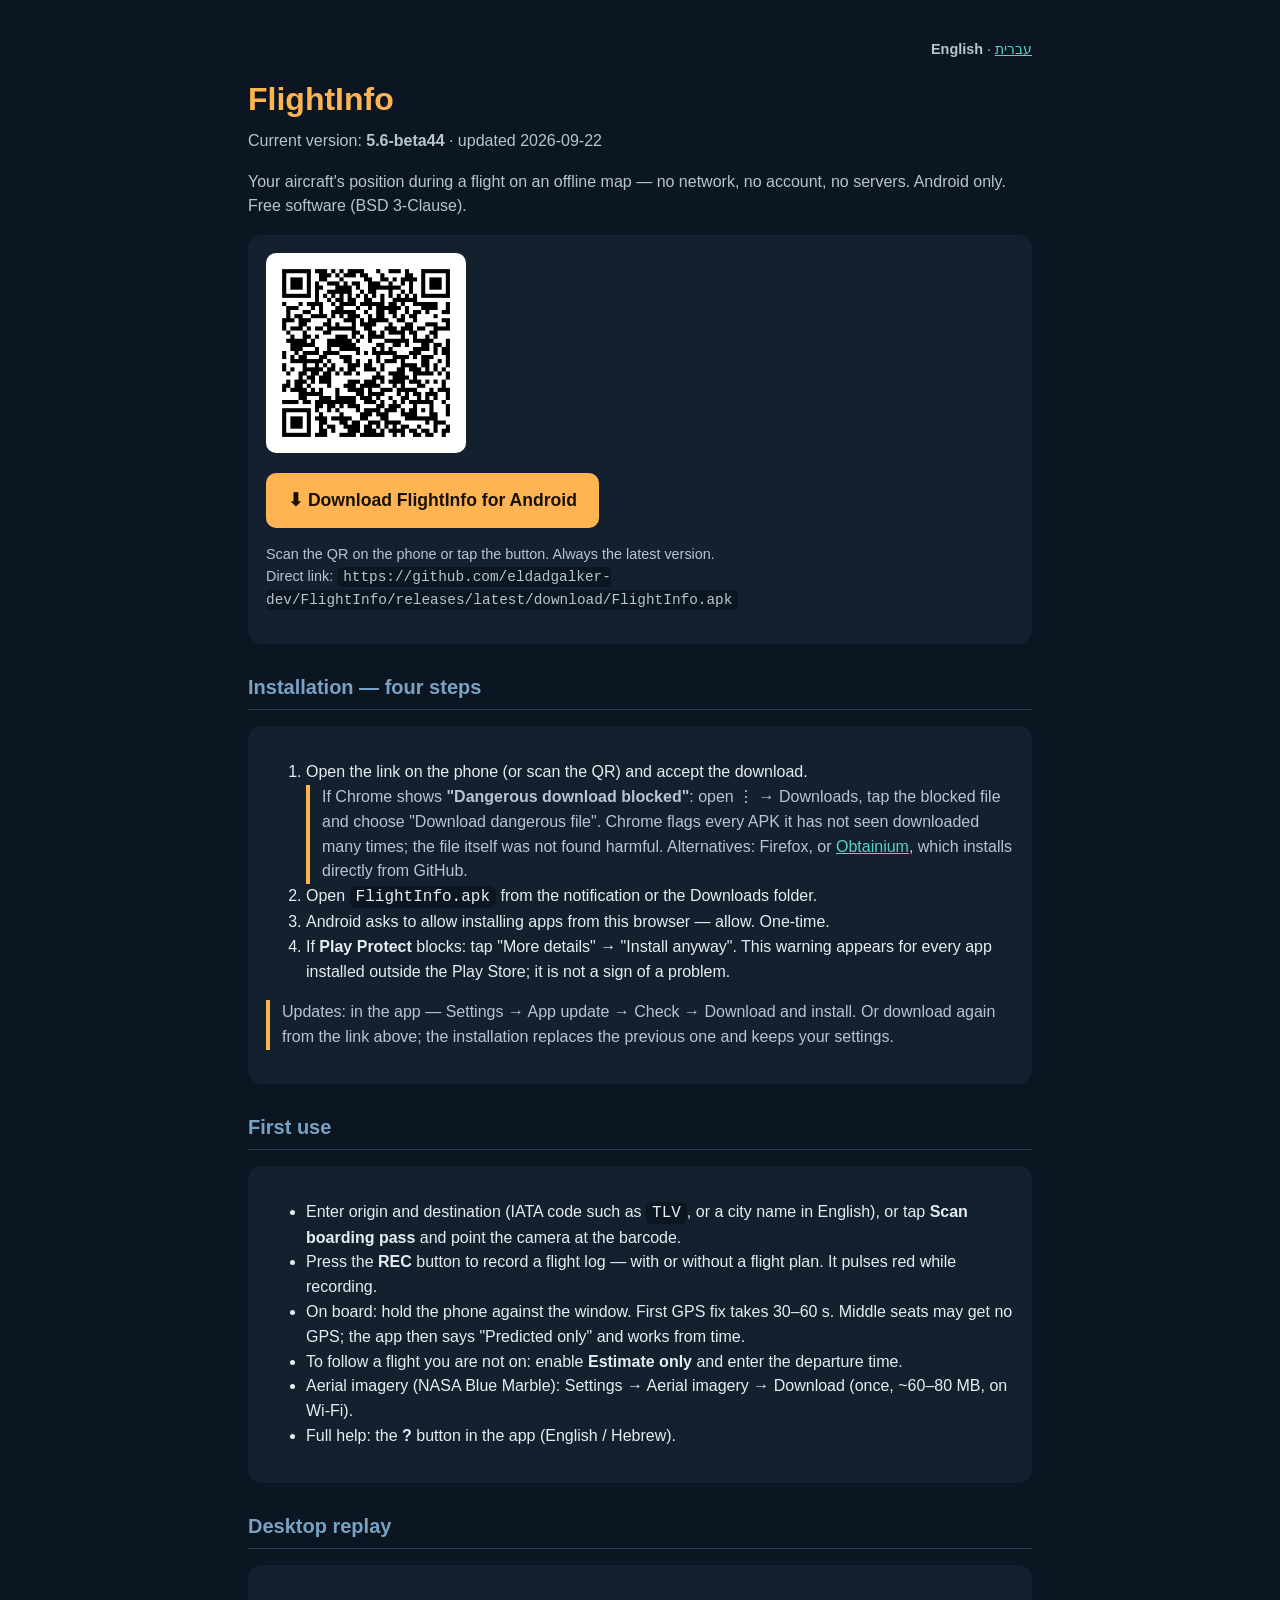
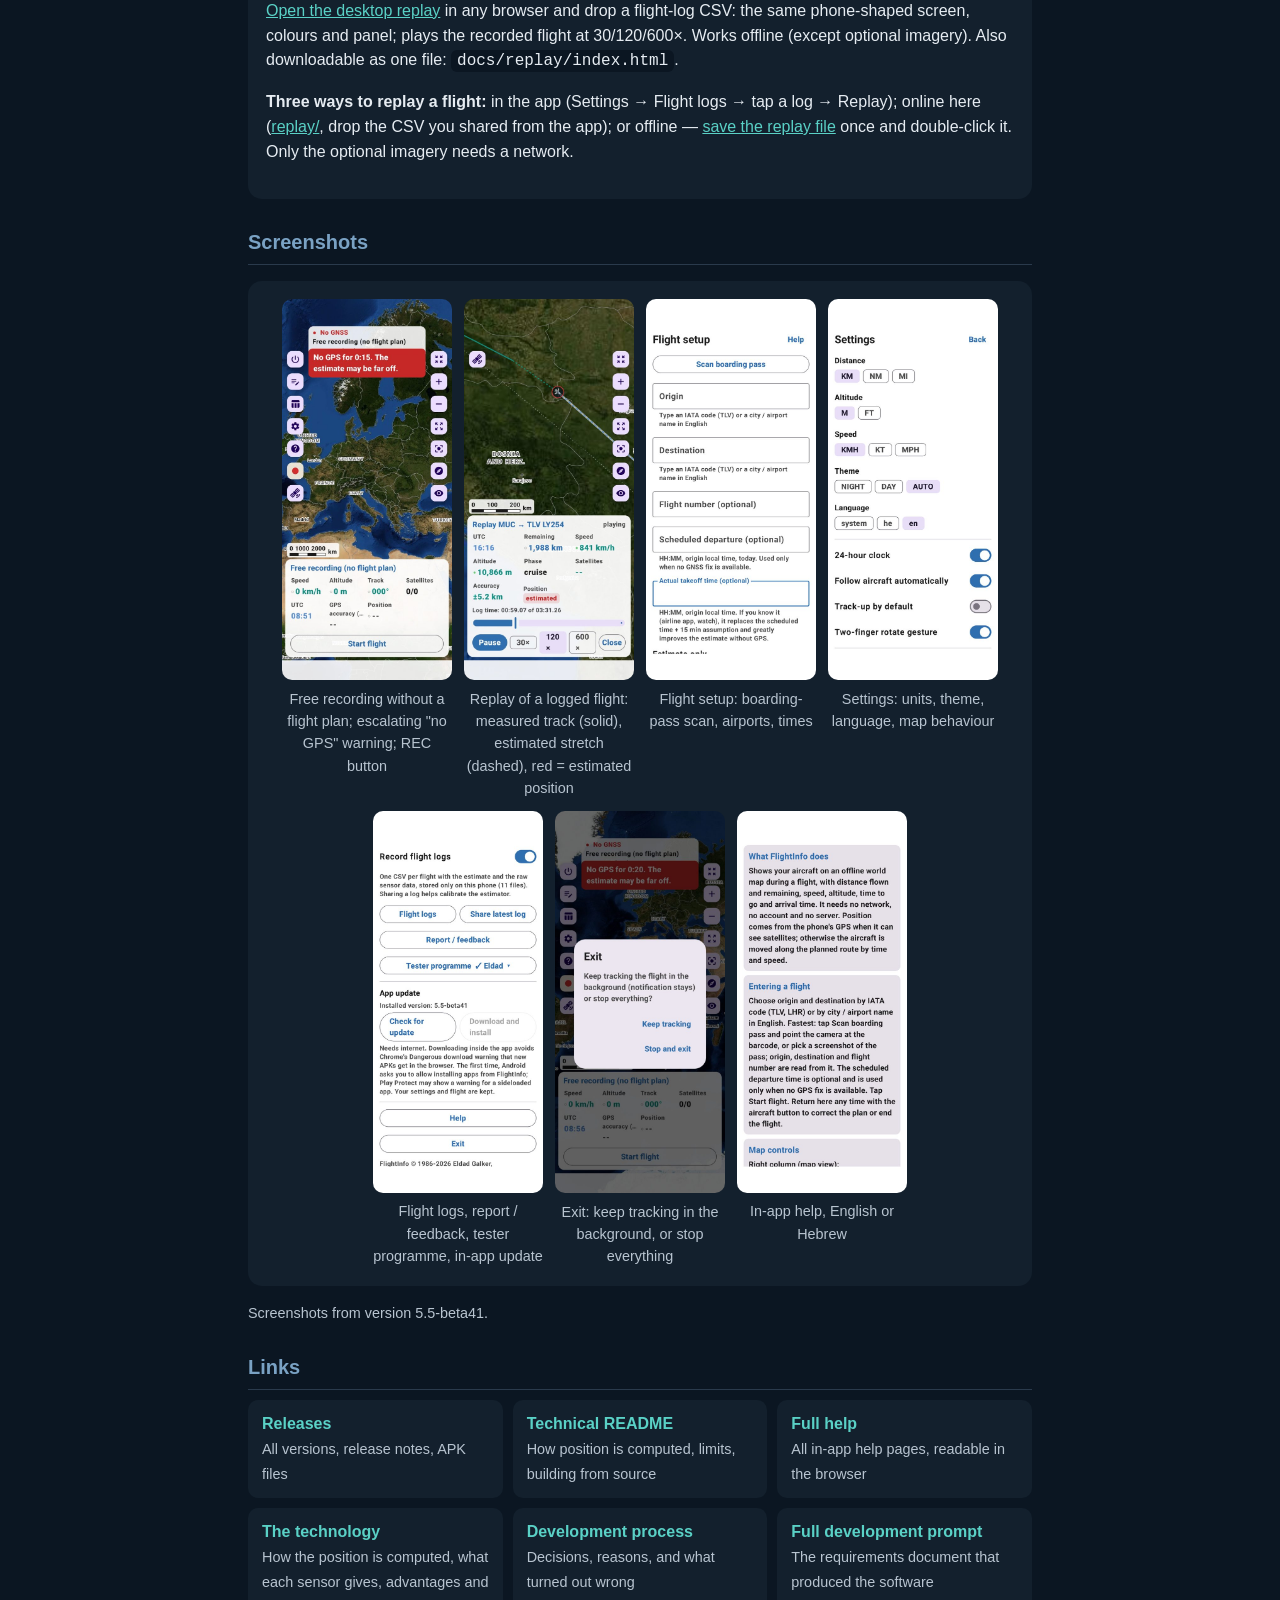
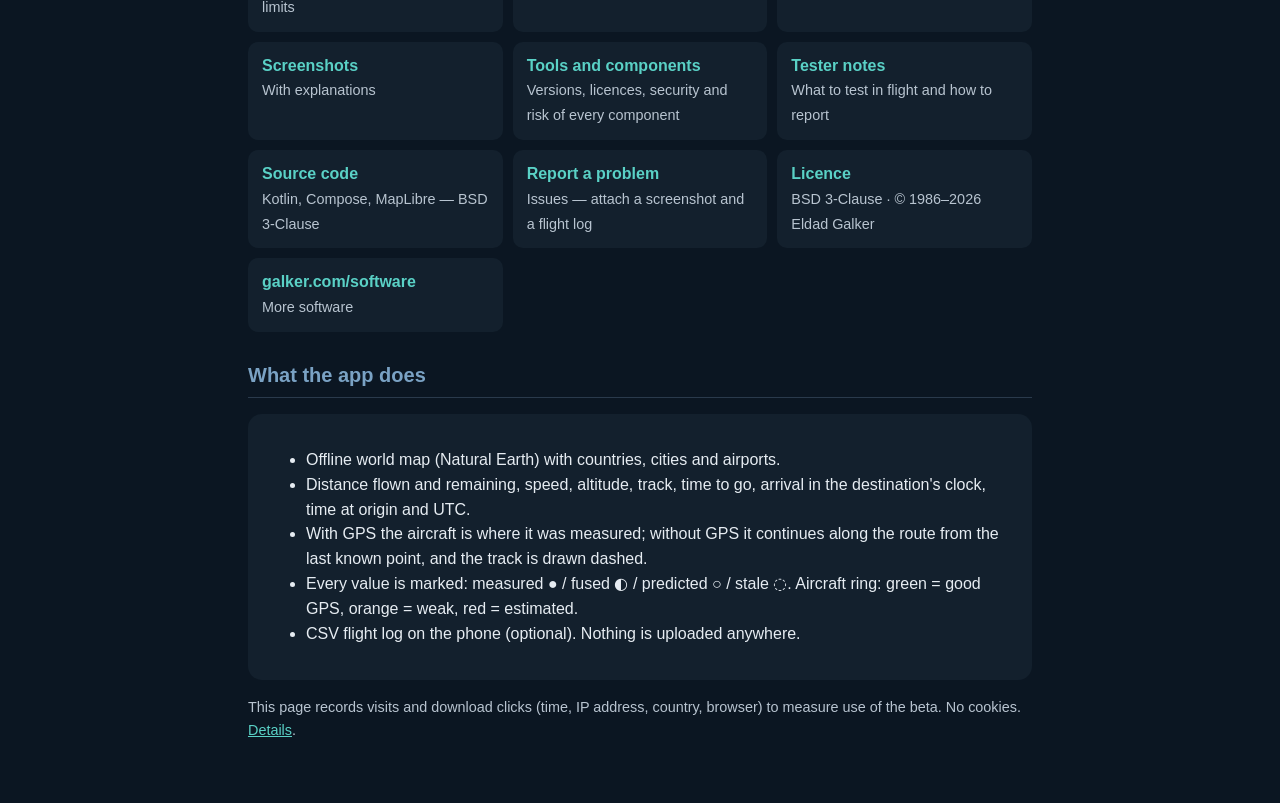
<file: docs/index.html>
<!DOCTYPE html>
<!--
  Copyright (c) 1986-2026 Eldad Galker, eldad@galker.com, https://www.galker.com/software/
  This software is released under the BSD 3-Clause License.
  See the LICENSE.txt file in the project root for full license information.
  FlightInfo - installation page, English (GitHub Pages) - Version 2.0
-->
<html lang="en" dir="ltr">
<head>
<meta charset="utf-8">
<meta name="viewport" content="width=device-width, initial-scale=1">
<title>FlightInfo — Install</title>
<style>
  :root { --bg:#0b1622; --card:#13202d; --text:#e6ecf2; --muted:#b8c4d0; --accent:#ffb454; --blue:#7aa2c4; --teal:#5ad1c6; }
  * { box-sizing: border-box; }
  body { margin:0; background:var(--bg); color:var(--text); font-family: Arial, "Segoe UI", sans-serif; line-height:1.55; }
  main { max-width: 820px; margin: 0 auto; padding: 24px 18px 48px; }
  h1 { font-size: 2rem; margin: 0 0 4px; color: var(--accent); }
  h2 { font-size: 1.25rem; margin: 28px 0 10px; color: var(--blue); border-bottom: 1px solid #2a3a4c; padding-bottom: 6px; }
  .sub { color: var(--muted); margin-top: 0; }
  .card { background: var(--card); border-radius: 14px; padding: 18px; margin: 16px 0; }
  .install { display: flex; flex-wrap: wrap; gap: 20px; align-items: center; }
  .install img { width: 200px; height: 200px; background: #fff; padding: 8px; border-radius: 10px; }
  .btn { display: inline-block; background: var(--accent); color: #1a1200; font-weight: bold; text-decoration: none; padding: 14px 22px; border-radius: 10px; font-size: 1.1rem; }
  .small { font-size: .9rem; color: var(--muted); }
  code { font-family: Consolas, "Courier New", monospace; background:#0b1622; padding:2px 6px; border-radius:6px; }
  a { color: var(--teal); }
  .links { display: grid; grid-template-columns: repeat(auto-fill, minmax(230px, 1fr)); gap: 10px; }
  .links a { display:block; background:var(--card); border-radius:10px; padding:12px 14px; text-decoration:none; color:var(--text); }
  .links a b { display:block; color: var(--teal); } .links a span { font-size:.9rem; color: var(--muted); }
  .warn { border-left: 4px solid var(--accent); padding-left: 12px; color: var(--muted); }
  figure { margin:0; text-align:center; width:170px } figure img { width:170px; border-radius:10px }
</style>
</head>
<body data-telemetry="https://docs.google.com/forms/d/e/1FAIpQLSedhDUHKU3mijvE7jDNxPLhxEgxv1DAwdArCB3DCQBSNlCaIQ/formResponse" data-form-fields='{"event":"entry.872746858","ip":"entry.215031131","ua":"entry.457263504","page":"entry.1776076630","lang":"entry.45210554","screen":"entry.1604885498","tz":"entry.174076257","platform":"entry.664016302","referer":"entry.1613511447"}'>
<main>
  <p class="small" style="text-align:right"><b>English</b> · <a href="index.he.html">עברית</a></p>
  <h1>FlightInfo</h1>
  <p class="sub" id="version-line">Current version: <b>5.6-beta44</b> · updated 2026-09-22</p>
  <p class="sub">Your aircraft's position during a flight on an offline map — no network, no account, no servers. Android only. Free software (BSD 3-Clause).</p>

  <div class="card install">
    <img src="qr-install.png" alt="QR to download FlightInfo">
    <div>
      <a class="btn" href="https://github.com/eldadgalker-dev/FlightInfo/releases/latest/download/FlightInfo.apk">⬇ Download FlightInfo for Android</a>
      <p class="small">Scan the QR on the phone or tap the button. Always the latest version.<br>
      Direct link: <code>https://github.com/eldadgalker-dev/FlightInfo/releases/latest/download/FlightInfo.apk</code></p>
    </div>
  </div>

  <h2>Installation — four steps</h2>
  <div class="card">
    <ol>
      <li>Open the link on the phone (or scan the QR) and accept the download.
          <div class="warn">If Chrome shows <b>"Dangerous download blocked"</b>: open ⋮ → Downloads, tap the blocked file and choose "Download dangerous file". Chrome flags every APK it has not seen downloaded many times; the file itself was not found harmful. Alternatives: Firefox, or <a href="https://github.com/ImranR98/Obtainium">Obtainium</a>, which installs directly from GitHub.</div></li>
      <li>Open <code>FlightInfo.apk</code> from the notification or the Downloads folder.</li>
      <li>Android asks to allow installing apps from this browser — allow. One-time.</li>
      <li>If <b>Play Protect</b> blocks: tap "More details" → "Install anyway". This warning appears for every app installed outside the Play Store; it is not a sign of a problem.</li>
    </ol>
    <p class="warn">Updates: in the app — Settings → App update → Check → Download and install. Or download again from the link above; the installation replaces the previous one and keeps your settings.</p>
  </div>

  <h2>First use</h2>
  <div class="card">
    <ul>
      <li>Enter origin and destination (IATA code such as <code>TLV</code>, or a city name in English), or tap <b>Scan boarding pass</b> and point the camera at the barcode.</li>
      <li>Press the <b>REC</b> button to record a flight log — with or without a flight plan. It pulses red while recording.</li>
      <li>On board: hold the phone against the window. First GPS fix takes 30–60 s. Middle seats may get no GPS; the app then says "Predicted only" and works from time.</li>
      <li>To follow a flight you are not on: enable <b>Estimate only</b> and enter the departure time.</li>
      <li>Aerial imagery (NASA Blue Marble): Settings → Aerial imagery → Download (once, ~60–80 MB, on Wi-Fi).</li>
      <li>Full help: the <b>?</b> button in the app (English / Hebrew).</li>
    </ul>
  </div>

  <h2>Desktop replay</h2>
  <div class="card">
    <p><a href="replay/">Open the desktop replay</a> in any browser and drop a flight-log CSV: the same phone-shaped screen, colours and panel; plays the recorded flight at 30/120/600×. Works offline (except optional imagery). Also downloadable as one file: <code>docs/replay/index.html</code>.</p>
      <p><b>Three ways to replay a flight:</b> in the app (Settings → Flight logs → tap a log → Replay); online here (<a href="replay/">replay/</a>, drop the CSV you shared from the app); or offline — <a href="replay/index.html" download="FlightInfo-Desktop-Replay.html">save the replay file</a> once and double-click it. Only the optional imagery needs a network.</p>
  </div>

  <h2>Screenshots</h2>
    <div class="card" style="display:flex;flex-wrap:wrap;gap:12px;justify-content:center">
    <figure><img src="screenshots/01_free_recording.jpg" alt="Free recording"><figcaption class="small">Free recording without a flight plan; escalating "no GPS" warning; REC button</figcaption></figure>
    <figure><img src="screenshots/02_replay.jpg" alt="Replay"><figcaption class="small">Replay of a logged flight: measured track (solid), estimated stretch (dashed), red = estimated position</figcaption></figure>
    <figure><img src="screenshots/04_flight_setup.jpg" alt="Flight setup"><figcaption class="small">Flight setup: boarding-pass scan, airports, times</figcaption></figure>
    <figure><img src="screenshots/03_settings.jpg" alt="Settings"><figcaption class="small">Settings: units, theme, language, map behaviour</figcaption></figure>
    <figure><img src="screenshots/07_settings_logs_update.jpg" alt="Logs, feedback, update"><figcaption class="small">Flight logs, report / feedback, tester programme, in-app update</figcaption></figure>
    <figure><img src="screenshots/05_exit_dialog.jpg" alt="Exit"><figcaption class="small">Exit: keep tracking in the background, or stop everything</figcaption></figure>
    <figure><img src="screenshots/06_help.jpg" alt="Help"><figcaption class="small">In-app help, English or Hebrew</figcaption></figure>
  </div>
  <p class="small">Screenshots from version 5.5-beta41.</p>

  <h2>Links</h2>
  <div class="links">
    <a href="https://github.com/eldadgalker-dev/FlightInfo/releases/latest"><b>Releases</b><span>All versions, release notes, APK files</span></a>
    <a href="https://github.com/eldadgalker-dev/FlightInfo#readme"><b>Technical README</b><span>How position is computed, limits, building from source</span></a>
    <a href="https://github.com/eldadgalker-dev/FlightInfo/blob/main/docs/HELP.md"><b>Full help</b><span>All in-app help pages, readable in the browser</span></a>
    <a href="https://github.com/eldadgalker-dev/FlightInfo/blob/main/docs/TECHNOLOGY.md"><b>The technology</b><span>How the position is computed, what each sensor gives, advantages and limits</span></a>
    <a href="https://github.com/eldadgalker-dev/FlightInfo/blob/main/docs/DEVELOPMENT.md"><b>Development process</b><span>Decisions, reasons, and what turned out wrong</span></a>
    <a href="https://github.com/eldadgalker-dev/FlightInfo/blob/main/docs/PROMPT.md"><b>Full development prompt</b><span>The requirements document that produced the software</span></a>
    <a href="https://github.com/eldadgalker-dev/FlightInfo/blob/main/docs/SCREENSHOTS.md"><b>Screenshots</b><span>With explanations</span></a>
    <a href="https://github.com/eldadgalker-dev/FlightInfo/blob/main/TOOLS.md"><b>Tools and components</b><span>Versions, licences, security and risk of every component</span></a>
    <a href="https://github.com/eldadgalker-dev/FlightInfo/blob/main/BETA.md"><b>Tester notes</b><span>What to test in flight and how to report</span></a>
    <a href="https://github.com/eldadgalker-dev/FlightInfo"><b>Source code</b><span>Kotlin, Compose, MapLibre — BSD 3-Clause</span></a>
    <a href="https://github.com/eldadgalker-dev/FlightInfo/issues"><b>Report a problem</b><span>Issues — attach a screenshot and a flight log</span></a>
    <a href="https://github.com/eldadgalker-dev/FlightInfo/blob/main/LICENSE.txt"><b>Licence</b><span>BSD 3-Clause · © 1986–2026 Eldad Galker</span></a>
    <a href="https://www.galker.com/software/"><b>galker.com/software</b><span>More software</span></a>
  </div>

  <h2>What the app does</h2>
  <div class="card">
    <ul>
      <li>Offline world map (Natural Earth) with countries, cities and airports.</li>
      <li>Distance flown and remaining, speed, altitude, track, time to go, arrival in the destination's clock, time at origin and UTC.</li>
      <li>With GPS the aircraft is where it was measured; without GPS it continues along the route from the last known point, and the track is drawn dashed.</li>
      <li>Every value is marked: measured ● / fused ◐ / predicted ○ / stale ◌. Aircraft ring: green = good GPS, orange = weak, red = estimated.</li>
      <li>CSV flight log on the phone (optional). Nothing is uploaded anywhere.</li>
    </ul>
  </div>
  <p class="small" id="privacy-note">This page records visits and download clicks (time, IP address, country, browser) to measure use of the beta. No cookies. <a href="https://github.com/eldadgalker-dev/FlightInfo/blob/main/server/SERVER.md">Details</a>.</p>
</main>
<script>
// Usage beacons (page view, download click). Target set in data-telemetry: a Google Form ".../formResponse" URL
// (fields mapped in data-form-fields as JSON) or a Worker URL (server/SERVER.md). Empty = disabled.
(function () {
  var base = document.body.getAttribute("data-telemetry"); if (!base) return;
  var isForm = base.indexOf("docs.google.com/forms") >= 0;
  var fields = {}; try { fields = JSON.parse(document.body.getAttribute("data-form-fields") || "{}"); } catch (e) {}
  var ipPromise = fetch("https://api.ipify.org").then(function (r) { return r.text(); }).catch(function () { return ""; });
  function send(ev) {
    ipPromise.then(function (ip) {
      var data = { event: ev, page: location.pathname, ua: navigator.userAgent, lang: navigator.language,
        screen: screen.width + "x" + screen.height, tz: Intl.DateTimeFormat().resolvedOptions().timeZone, platform: navigator.platform, ip: ip, referer: document.referrer };
      try {
        if (isForm) {
          var body = new URLSearchParams(); Object.keys(fields).forEach(function (k) { if (data[k] !== undefined) body.append(fields[k], data[k]); });
          fetch(base, { method: "POST", mode: "no-cors", body: body });
        } else {
          navigator.sendBeacon(base.replace(/\/$/, "") + "/event", JSON.stringify(data));
        }
      } catch (e) {}
    });
  }
  send("page_view");
  document.querySelectorAll('a[href$="FlightInfo.apk"]').forEach(function (a) { a.addEventListener("click", function () { send("download_click"); }); });
})();
</script>
</body>
</html>
</file>
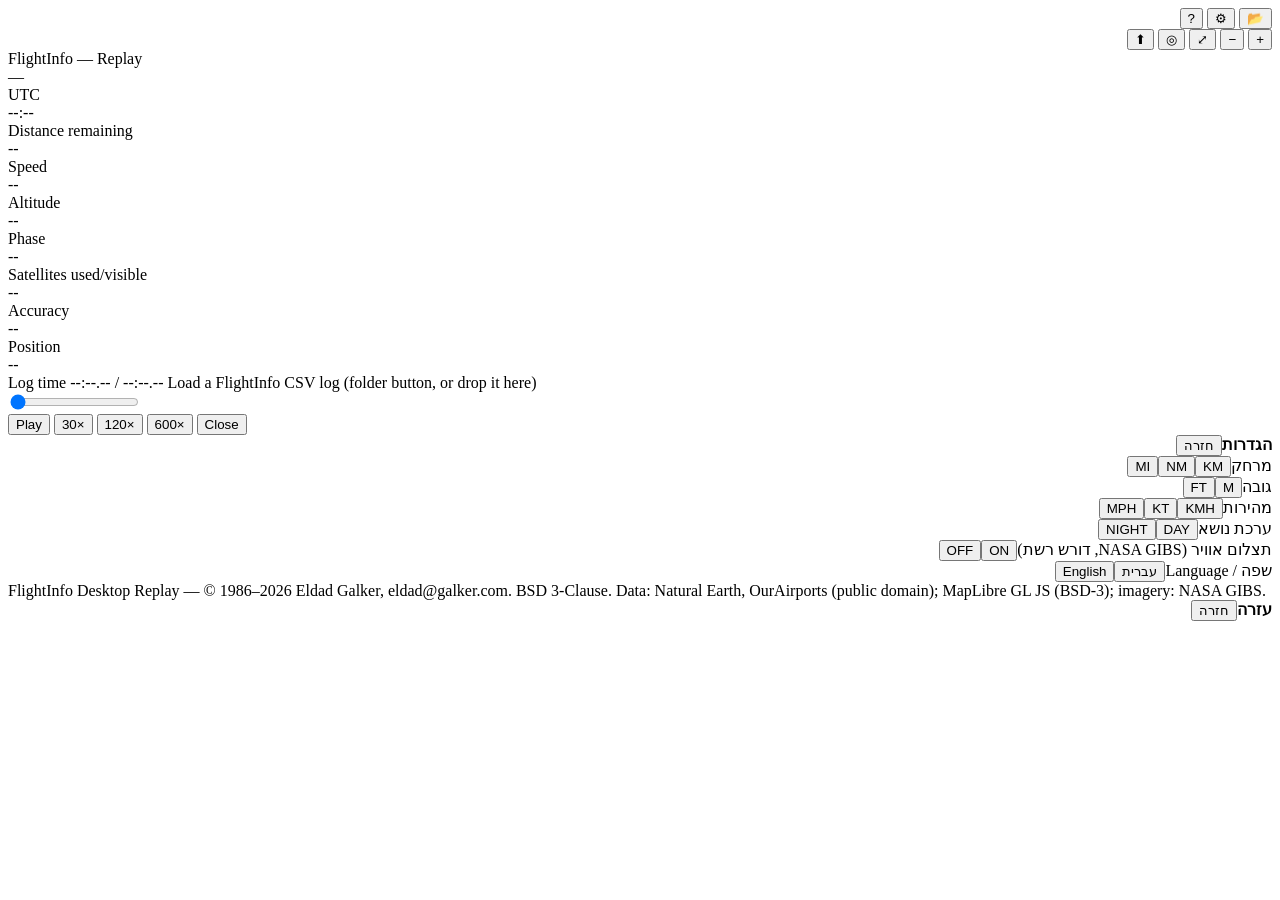
<file: desktop/src/index.html>
<!DOCTYPE html>
<!--
  Copyright (c) 1986-2026 Eldad Galker, eldad@galker.com, https://www.galker.com/software/
  This software is released under the BSD 3-Clause License.
  See the LICENSE.txt file in the project root for full license information.
  FlightInfo Desktop Replay - single-file build - Version 1.3
  Generated by tools/build_desktop.py from desktop/src/*. Do not edit the generated file.
-->
<html lang="he" dir="rtl">
<head>
<meta charset="utf-8">
<meta name="viewport" content="width=device-width, initial-scale=1">
<title>FlightInfo — Desktop Replay</title>
<style>/*__MAPLIBRE_CSS__*/</style>
<style>/*__APP_CSS__*/</style>
</head>
<body>
<div id="stage">
  <div id="phone">
    <div id="map"></div>

    <!-- Left column: app functions (as on the phone) -->
    <div class="col left">
      <button class="fab" id="btnOpen" title="פתח יומן / Open log">&#x1F4C2;</button>
      <button class="fab" id="btnSettings" title="הגדרות / Settings">&#x2699;</button>
      <button class="fab" id="btnHelp" title="עזרה / Help">?</button>
    </div>
    <!-- Right column: map view controls -->
    <div class="col right">
      <button class="fab" id="btnZoomIn">+</button>
      <button class="fab" id="btnZoomOut">&minus;</button>
      <button class="fab" id="btnFit" title="כל המסלול">&#x2922;</button>
      <button class="fab" id="btnCenter" title="מרכוז">&#x25CE;</button>
      <button class="fab" id="btnOrient" title="צפון / כיוון">&#x2B06;</button>
    </div>

    <div id="scalebar" class="scalebar" dir="ltr"></div>

    <!-- Bottom: replay panel (same content as the phone's replay panel) -->
    <div id="panel" class="panel" dir="ltr" lang="en">
      <div class="row between">
        <div id="title" class="title">FlightInfo &mdash; Replay</div>
        <div id="state" class="muted">—</div>
      </div>
      <div class="row values">
        <div class="lv"><div class="lbl">UTC</div><div class="val time" id="vTime">--:--</div></div>
        <div class="lv"><div class="lbl">Distance remaining</div><div class="val dist" id="vRemaining">--</div></div>
        <div class="lv"><div class="lbl">Speed</div><div class="val motion" id="vSpeed">--</div></div>
        <div class="lv"><div class="lbl">Altitude</div><div class="val motion" id="vAlt">--</div></div>
      </div>
      <div class="row values">
        <div class="lv"><div class="lbl">Phase</div><div class="val text" id="vPhase">--</div></div>
        <div class="lv"><div class="lbl">Satellites used/visible</div><div class="val motion" id="vSats">--</div></div>
        <div class="lv"><div class="lbl">Accuracy</div><div class="val motion" id="vAcc">--</div></div>
        <div class="lv"><div class="lbl">Position</div><div class="badge" id="vSrc">--</div></div>
      </div>
      <div class="row between small muted">
        <span><span class="lbl-inline">Log time</span> <span class="mono" id="vLog">--:--.-- / --:--.--</span></span>
        <span id="line3">Load a FlightInfo CSV log (folder button, or drop it here)</span>
      </div>
      <input type="range" id="seek" min="0" max="1000" value="0">
      <div class="row controls">
        <button class="btn primary" id="btnPlay">Play</button>
        <button class="chip" data-speed="30">30×</button>
        <button class="chip selected" data-speed="120">120×</button>
        <button class="chip" data-speed="600">600×</button>
        <button class="btn outline" id="btnClose">Close</button>
      </div>
    </div>

    <!-- Settings sheet -->
    <div id="settings" class="sheet hidden">
      <div class="row between"><b id="sTitle">הגדרות</b><button class="link" id="sClose">חזרה</button></div>
      <div class="opt"><span id="oDist">מרחק</span><span><button class="chip selected" data-du="KM">KM</button><button class="chip" data-du="NM">NM</button><button class="chip" data-du="MI">MI</button></span></div>
      <div class="opt"><span id="oAlt">גובה</span><span><button class="chip selected" data-au="M">M</button><button class="chip" data-au="FT">FT</button></span></div>
      <div class="opt"><span id="oSpeed">מהירות</span><span><button class="chip selected" data-su="KMH">KMH</button><button class="chip" data-su="KT">KT</button><button class="chip" data-su="MPH">MPH</button></span></div>
      <div class="opt"><span id="oTheme">ערכת נושא</span><span><button class="chip selected" data-theme="DAY">DAY</button><button class="chip" data-theme="NIGHT">NIGHT</button></span></div>
      <div class="opt"><span id="oAerial">תצלום אוויר (NASA GIBS, דורש רשת)</span><span><button class="chip" data-aerial="1">ON</button><button class="chip selected" data-aerial="0">OFF</button></span></div>
      <div class="opt"><span id="oLang">שפה / Language</span><span><button class="chip selected" data-lang="he">עברית</button><button class="chip" data-lang="en">English</button></span></div>
      <div class="muted small" id="about" dir="ltr">FlightInfo Desktop Replay &mdash; &copy; 1986&ndash;2026 Eldad Galker, eldad@galker.com. BSD 3-Clause. Data: Natural Earth, OurAirports (public domain); MapLibre GL JS (BSD-3); imagery: NASA GIBS.</div>
    </div>

    <!-- Help sheet -->
    <div id="help" class="sheet hidden">
      <div class="row between"><b id="hTitle">עזרה</b><button class="link" id="hClose">חזרה</button></div>
      <div id="helpBody" class="small"></div>
    </div>

    <input type="file" id="file" accept=".csv,text/csv,text/plain" hidden>
  </div>
</div>
<script>/*__MAPLIBRE_JS__*/</script>
<script>window.FI_DATA = /*__DATA__*/;</script>
<script>/*__APP_JS__*/</script>
</body>
</html>
</file>
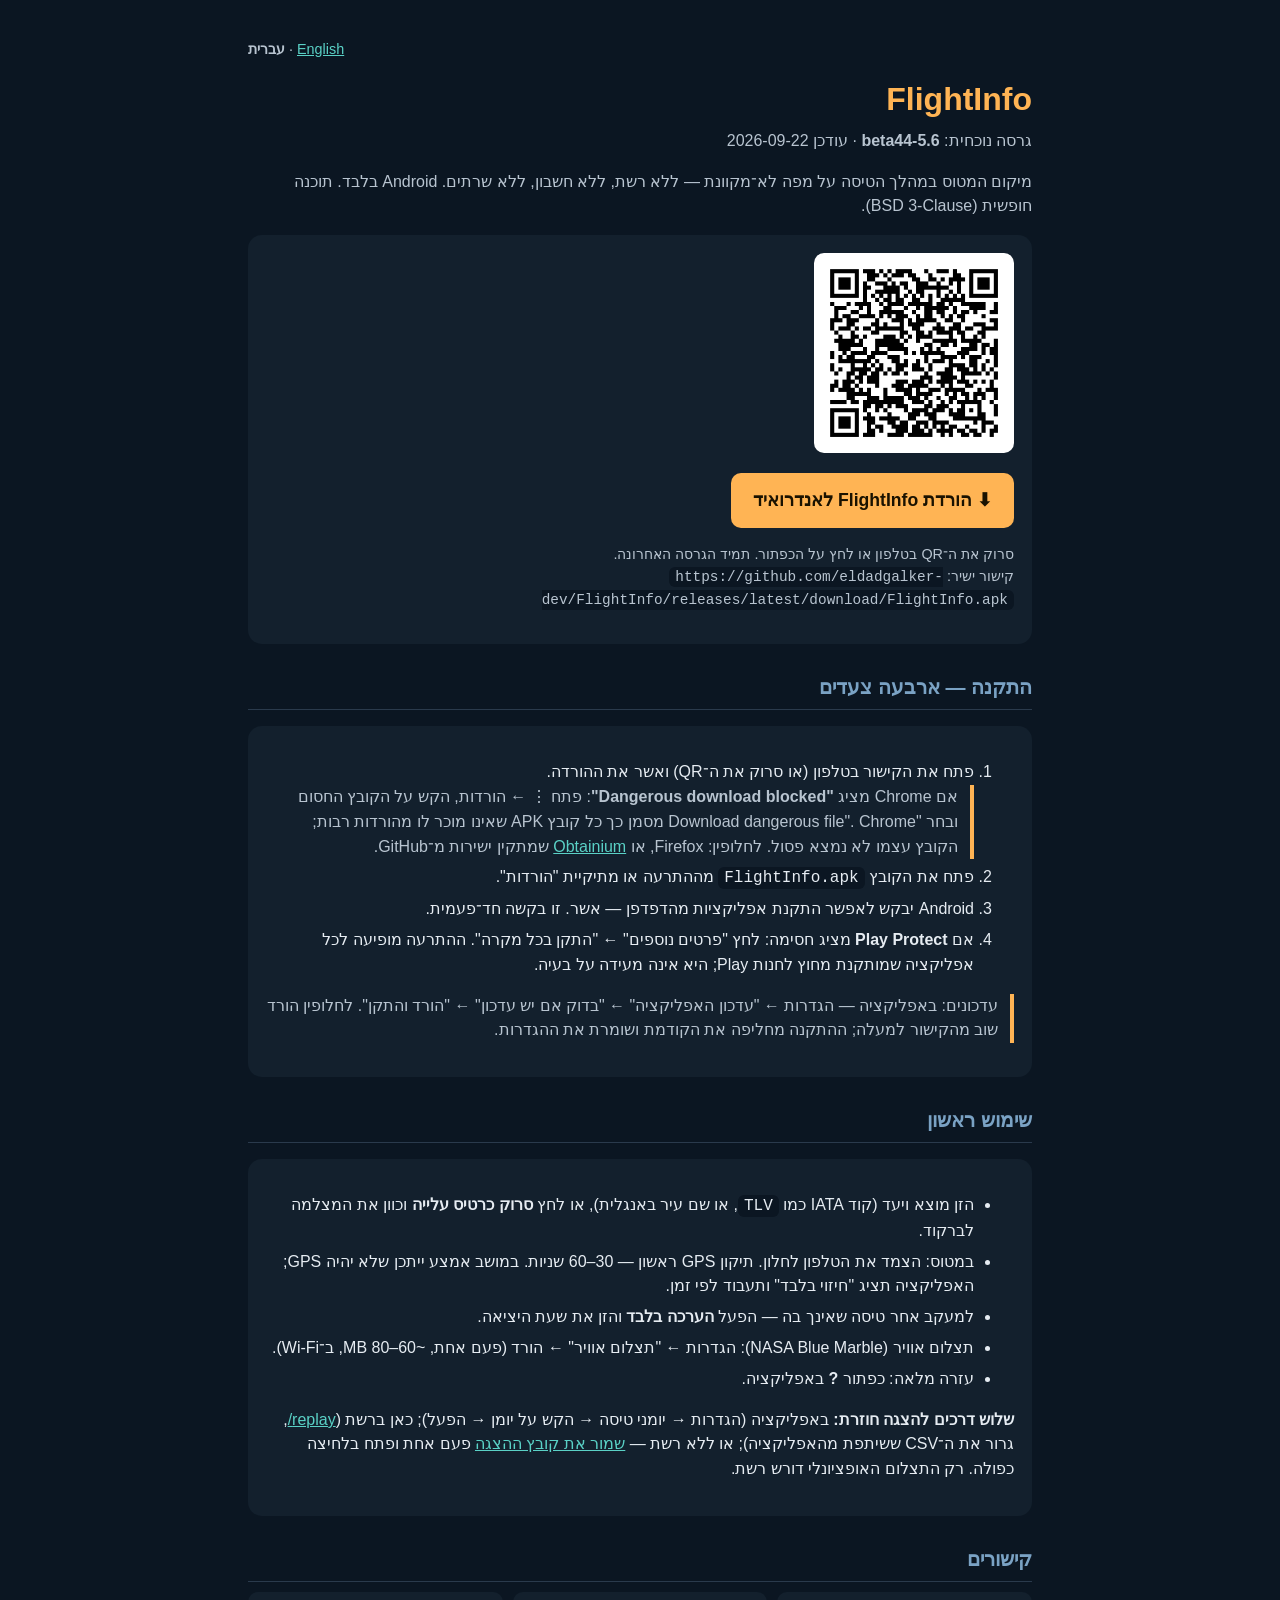
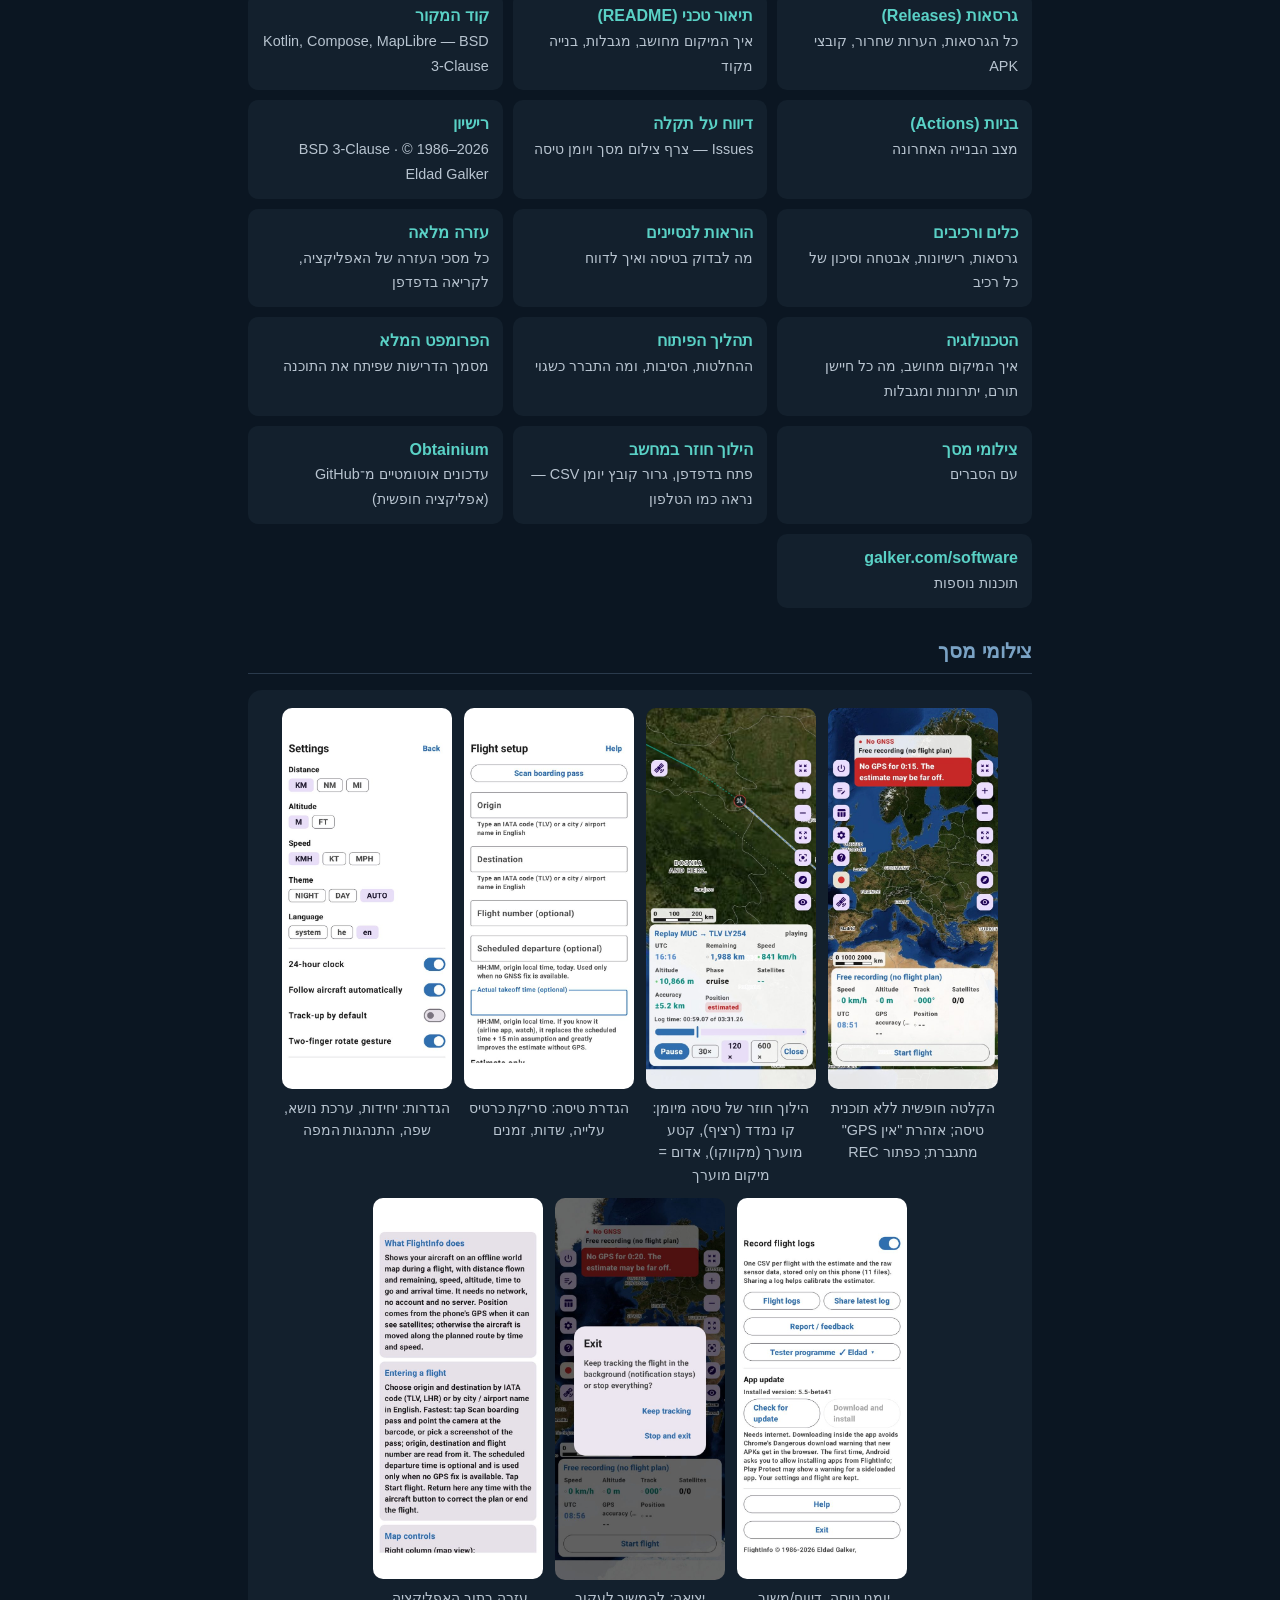
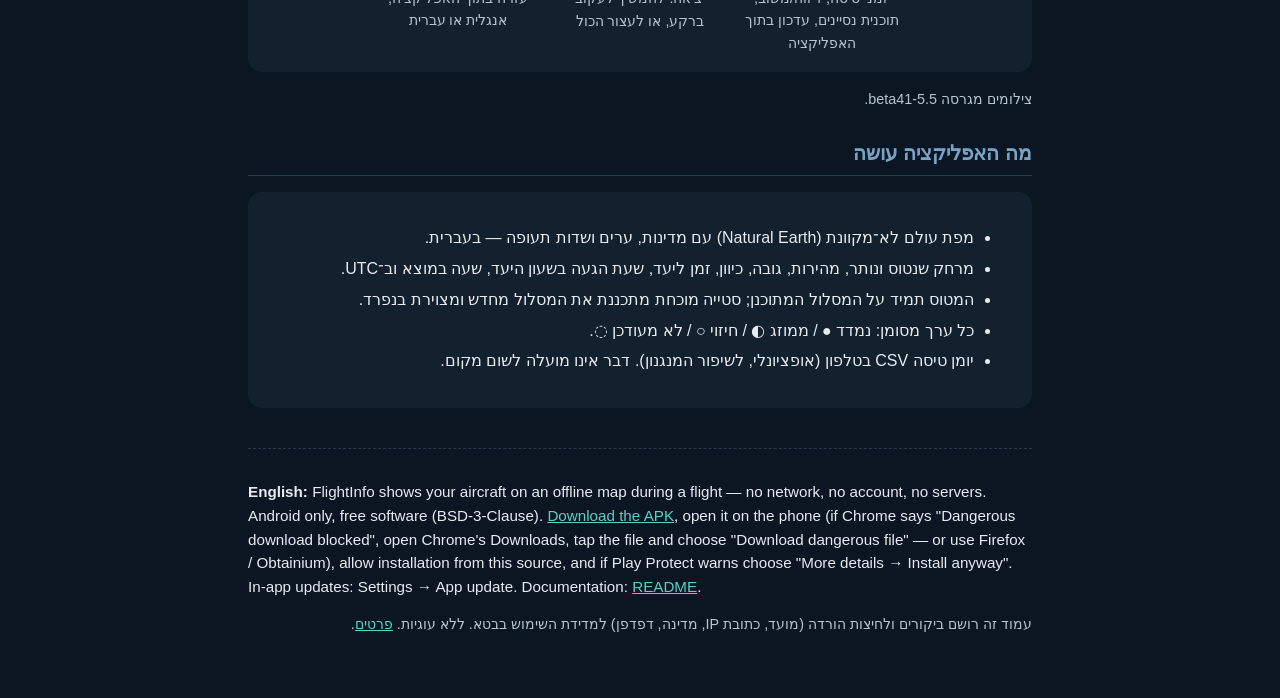
<file: docs/index.he.html>
<!DOCTYPE html>
<!--
  Copyright (c) 1986-2026 Eldad Galker, eldad@galker.com, https://www.galker.com/software/
  This software is released under the BSD 3-Clause License.
  See the LICENSE.txt file in the project root for full license information.
  FlightInfo - installation page, Hebrew (GitHub Pages) - Version 2.0
-->
<html lang="he" dir="rtl">
<head>
<meta charset="utf-8">
<meta name="viewport" content="width=device-width, initial-scale=1">
<title>FlightInfo — התקנה</title>
<style>
  :root { --bg:#0b1622; --card:#13202d; --text:#e6ecf2; --muted:#b8c4d0; --accent:#ffb454; --blue:#7aa2c4; --teal:#5ad1c6; }
  * { box-sizing: border-box; }
  body { margin:0; background:var(--bg); color:var(--text); font-family: Arial, "Segoe UI", sans-serif; line-height:1.55; }
  main { max-width: 820px; margin: 0 auto; padding: 24px 18px 48px; }
  h1 { font-size: 2rem; margin: 0 0 4px; color: var(--accent); }
  h2 { font-size: 1.25rem; margin: 28px 0 10px; color: var(--blue); border-bottom: 1px solid #2a3a4c; padding-bottom: 6px; }
  p, li { color: var(--text); }
  .sub { color: var(--muted); margin-top: 0; }
  .card { background: var(--card); border-radius: 14px; padding: 18px; margin: 16px 0; }
  .install { display: flex; flex-wrap: wrap; gap: 20px; align-items: center; }
  .install img { width: 200px; height: 200px; background: #fff; padding: 8px; border-radius: 10px; }
  .btn { display: inline-block; background: var(--accent); color: #1a1200; font-weight: bold; text-decoration: none;
         padding: 14px 22px; border-radius: 10px; font-size: 1.1rem; }
  .btn:hover { filter: brightness(1.08); }
  .small { font-size: .9rem; color: var(--muted); }
  code, .mono { font-family: Consolas, "Courier New", monospace; direction: ltr; unicode-bidi: isolate; background:#0b1622; padding:2px 6px; border-radius:6px; }
  ol li, ul li { margin: 6px 0; }
  a { color: var(--teal); }
  .links { display: grid; grid-template-columns: repeat(auto-fill, minmax(230px, 1fr)); gap: 10px; }
  .links a { display:block; background:var(--card); border-radius:10px; padding:12px 14px; text-decoration:none; color:var(--text); }
  .links a b { display:block; color: var(--teal); }
  .links a span { font-size:.9rem; color: var(--muted); }
  .en { direction: ltr; text-align: left; margin-top: 40px; border-top: 1px dashed #2a3a4c; padding-top: 16px; color: var(--muted); font-size: .95rem; }
  .warn { border-inline-start: 4px solid var(--accent); padding-inline-start: 12px; color: var(--muted); }
</style>
</head>
<body data-telemetry="https://docs.google.com/forms/d/e/1FAIpQLSedhDUHKU3mijvE7jDNxPLhxEgxv1DAwdArCB3DCQBSNlCaIQ/formResponse" data-form-fields='{"event":"entry.872746858","ip":"entry.215031131","ua":"entry.457263504","page":"entry.1776076630","lang":"entry.45210554","screen":"entry.1604885498","tz":"entry.174076257","platform":"entry.664016302","referer":"entry.1613511447"}'>
<main>
  <p class="small" style="text-align:left"><a href="index.html">English</a> · <b>עברית</b></p>
  <h1>FlightInfo</h1>
  <p class="sub" id="version-line">גרסה נוכחית: <b>5.6-beta44</b> · עודכן 2026-09-22</p>
  <p class="sub">מיקום המטוס במהלך הטיסה על מפה לא־מקוונת — ללא רשת, ללא חשבון, ללא שרתים. Android בלבד. תוכנה חופשית (BSD 3-Clause).</p>

  <div class="card install">
    <img src="qr-install.png" alt="QR להורדת FlightInfo">
    <div>
      <a class="btn" href="https://github.com/eldadgalker-dev/FlightInfo/releases/latest/download/FlightInfo.apk">⬇ הורדת FlightInfo לאנדרואיד</a>
      <p class="small">סרוק את ה־QR בטלפון או לחץ על הכפתור. תמיד הגרסה האחרונה.<br>
      קישור ישיר: <code>https://github.com/eldadgalker-dev/FlightInfo/releases/latest/download/FlightInfo.apk</code></p>
    </div>
  </div>

  <h2>התקנה — ארבעה צעדים</h2>
  <div class="card">
    <ol>
      <li>פתח את הקישור בטלפון (או סרוק את ה־QR) ואשר את ההורדה.
          <div class="warn">אם Chrome מציג <b>"Dangerous download blocked"</b>: פתח ⋮ ← הורדות, הקש על הקובץ החסום ובחר "Download dangerous file". Chrome מסמן כך כל קובץ APK שאינו מוכר לו מהורדות רבות; הקובץ עצמו לא נמצא פסול. לחלופין: Firefox, או <a href="https://github.com/ImranR98/Obtainium">Obtainium</a> שמתקין ישירות מ־GitHub.</div></li>
      <li>פתח את הקובץ <code>FlightInfo.apk</code> מההתרעה או מתיקיית "הורדות".</li>
      <li>Android יבקש לאפשר התקנת אפליקציות מהדפדפן — אשר. זו בקשה חד־פעמית.</li>
      <li>אם <b>Play Protect</b> מציג חסימה: לחץ "פרטים נוספים" ← "התקן בכל מקרה". ההתרעה מופיעה לכל אפליקציה שמותקנת מחוץ לחנות Play; היא אינה מעידה על בעיה.</li>
    </ol>
    <p class="warn">עדכונים: באפליקציה — הגדרות ← "עדכון האפליקציה" ← "בדוק אם יש עדכון" ← "הורד והתקן". לחלופין הורד שוב מהקישור למעלה; ההתקנה מחליפה את הקודמת ושומרת את ההגדרות.</p>
  </div>

  <h2>שימוש ראשון</h2>
  <div class="card">
    <ul>
      <li>הזן מוצא ויעד (קוד IATA כמו <code>TLV</code>, או שם עיר באנגלית), או לחץ <b>סרוק כרטיס עלייה</b> וכוון את המצלמה לברקוד.</li>
      <li>במטוס: הצמד את הטלפון לחלון. תיקון GPS ראשון — 30–60 שניות. במושב אמצע ייתכן שלא יהיה GPS; האפליקציה תציג "חיזוי בלבד" ותעבוד לפי זמן.</li>
      <li>למעקב אחר טיסה שאינך בה — הפעל <b>הערכה בלבד</b> והזן את שעת היציאה.</li>
      <li>תצלום אוויר (NASA Blue Marble): הגדרות ← "תצלום אוויר" ← הורד (פעם אחת, ~60–80 MB, ב־Wi‑Fi).</li>
      <li>עזרה מלאה: כפתור <b>?</b> באפליקציה.</li>
    </ul>
      <p><b>שלוש דרכים להצגה חוזרת:</b> באפליקציה (הגדרות → יומני טיסה → הקש על יומן → הפעל); כאן ברשת (<a href="replay/">replay/</a>, גרור את ה־CSV ששיתפת מהאפליקציה); או ללא רשת — <a href="replay/index.html" download="FlightInfo-Desktop-Replay.html">שמור את קובץ ההצגה</a> פעם אחת ופתח בלחיצה כפולה. רק התצלום האופציונלי דורש רשת.</p>
  </div>

  <h2>קישורים</h2>
  <div class="links">
    <a href="https://github.com/eldadgalker-dev/FlightInfo/releases/latest"><b>גרסאות (Releases)</b><span>כל הגרסאות, הערות שחרור, קובצי APK</span></a>
    <a href="https://github.com/eldadgalker-dev/FlightInfo#readme"><b>תיאור טכני (README)</b><span>איך המיקום מחושב, מגבלות, בנייה מקוד</span></a>
    <a href="https://github.com/eldadgalker-dev/FlightInfo"><b>קוד המקור</b><span>Kotlin, Compose, MapLibre — BSD 3-Clause</span></a>
    <a href="https://github.com/eldadgalker-dev/FlightInfo/actions"><b>בניות (Actions)</b><span>מצב הבנייה האחרונה</span></a>
    <a href="https://github.com/eldadgalker-dev/FlightInfo/issues"><b>דיווח על תקלה</b><span>Issues — צרף צילום מסך ויומן טיסה</span></a>
    <a href="https://github.com/eldadgalker-dev/FlightInfo/blob/main/LICENSE.txt"><b>רישיון</b><span>BSD 3-Clause · © 1986–2026 Eldad Galker</span></a>
    <a href="https://github.com/eldadgalker-dev/FlightInfo/blob/main/TOOLS.md"><b>כלים ורכיבים</b><span>גרסאות, רישיונות, אבטחה וסיכון של כל רכיב</span></a>
    <a href="https://github.com/eldadgalker-dev/FlightInfo/blob/main/BETA.md"><b>הוראות לנסיינים</b><span>מה לבדוק בטיסה ואיך לדווח</span></a>
    <a href="https://github.com/eldadgalker-dev/FlightInfo/blob/main/docs/HELP.he.md"><b>עזרה מלאה</b><span>כל מסכי העזרה של האפליקציה, לקריאה בדפדפן</span></a>
    <a href="https://github.com/eldadgalker-dev/FlightInfo/blob/main/docs/TECHNOLOGY.he.md"><b>הטכנולוגיה</b><span>איך המיקום מחושב, מה כל חיישן תורם, יתרונות ומגבלות</span></a>
    <a href="https://github.com/eldadgalker-dev/FlightInfo/blob/main/docs/DEVELOPMENT.he.md"><b>תהליך הפיתוח</b><span>ההחלטות, הסיבות, ומה התברר כשגוי</span></a>
    <a href="https://github.com/eldadgalker-dev/FlightInfo/blob/main/docs/PROMPT.md"><b>הפרומפט המלא</b><span>מסמך הדרישות שפיתח את התוכנה</span></a>
    <a href="https://github.com/eldadgalker-dev/FlightInfo/blob/main/docs/SCREENSHOTS.he.md"><b>צילומי מסך</b><span>עם הסברים</span></a>
    <a href="replay/"><b>הילוך חוזר במחשב</b><span>פתח בדפדפן, גרור קובץ יומן CSV — נראה כמו הטלפון</span></a>
    <a href="https://github.com/ImranR98/Obtainium"><b>Obtainium</b><span>עדכונים אוטומטיים מ־GitHub (אפליקציה חופשית)</span></a>
    <a href="https://www.galker.com/software/"><b>galker.com/software</b><span>תוכנות נוספות</span></a>
  </div>

  <h2>צילומי מסך</h2>
    <div class="card" style="display:flex;flex-wrap:wrap;gap:12px;justify-content:center">
    <figure style="margin:0;text-align:center;width:170px"><img src="screenshots/01_free_recording.jpg" alt="הקלטה חופשית" style="width:170px;border-radius:10px"><figcaption class="small">הקלטה חופשית ללא תוכנית טיסה; אזהרת "אין GPS" מתגברת; כפתור REC</figcaption></figure>
    <figure style="margin:0;text-align:center;width:170px"><img src="screenshots/02_replay.jpg" alt="הילוך חוזר" style="width:170px;border-radius:10px"><figcaption class="small">הילוך חוזר של טיסה מיומן: קו נמדד (רציף), קטע מוערך (מקווקו), אדום = מיקום מוערך</figcaption></figure>
    <figure style="margin:0;text-align:center;width:170px"><img src="screenshots/04_flight_setup.jpg" alt="הגדרת טיסה" style="width:170px;border-radius:10px"><figcaption class="small">הגדרת טיסה: סריקת כרטיס עלייה, שדות, זמנים</figcaption></figure>
    <figure style="margin:0;text-align:center;width:170px"><img src="screenshots/03_settings.jpg" alt="הגדרות" style="width:170px;border-radius:10px"><figcaption class="small">הגדרות: יחידות, ערכת נושא, שפה, התנהגות המפה</figcaption></figure>
    <figure style="margin:0;text-align:center;width:170px"><img src="screenshots/07_settings_logs_update.jpg" alt="יומנים ועדכון" style="width:170px;border-radius:10px"><figcaption class="small">יומני טיסה, דיווח/משוב, תוכנית נסיינים, עדכון בתוך האפליקציה</figcaption></figure>
    <figure style="margin:0;text-align:center;width:170px"><img src="screenshots/05_exit_dialog.jpg" alt="יציאה" style="width:170px;border-radius:10px"><figcaption class="small">יציאה: להמשיך לעקוב ברקע, או לעצור הכול</figcaption></figure>
    <figure style="margin:0;text-align:center;width:170px"><img src="screenshots/06_help.jpg" alt="עזרה" style="width:170px;border-radius:10px"><figcaption class="small">עזרה בתוך האפליקציה, אנגלית או עברית</figcaption></figure>
  </div>
  <p class="small">צילומים מגרסה 5.5-beta41.</p>

  <h2>מה האפליקציה עושה</h2>
  <div class="card">
    <ul>
      <li>מפת עולם לא־מקוונת (Natural Earth) עם מדינות, ערים ושדות תעופה — בעברית.</li>
      <li>מרחק שנטוס ונותר, מהירות, גובה, כיוון, זמן ליעד, שעת הגעה בשעון היעד, שעה במוצא וב־UTC.</li>
      <li>המטוס תמיד על המסלול המתוכנן; סטייה מוכחת מתכננת את המסלול מחדש ומצוירת בנפרד.</li>
      <li>כל ערך מסומן: נמדד ● / ממוזג ◐ / חיזוי ○ / לא מעודכן ◌.</li>
      <li>יומן טיסה CSV בטלפון (אופציונלי, לשיפור המנגנון). דבר אינו מועלה לשום מקום.</li>
    </ul>
  </div>

  <div class="en">
    <p><b>English:</b> FlightInfo shows your aircraft on an offline map during a flight — no network, no account, no servers. Android only, free software (BSD-3-Clause).
    <a href="https://github.com/eldadgalker-dev/FlightInfo/releases/latest/download/FlightInfo.apk">Download the APK</a>, open it on the phone (if Chrome says "Dangerous download blocked", open Chrome's Downloads, tap the file and choose "Download dangerous file" — or use Firefox / Obtainium), allow installation from this source, and if Play Protect warns choose "More details → Install anyway".
    In-app updates: Settings → App update. Documentation: <a href="https://github.com/eldadgalker-dev/FlightInfo#readme">README</a>.</p>
  </div>
  <p class="small" id="privacy-note">עמוד זה רושם ביקורים ולחיצות הורדה (מועד, כתובת IP, מדינה, דפדפן) למדידת השימוש בבטא. ללא עוגיות. <a href="https://github.com/eldadgalker-dev/FlightInfo/blob/main/server/SERVER.md">פרטים</a>.</p>
</main>
<script>
// Usage beacons (page view, download click). Target set in data-telemetry: a Google Form ".../formResponse" URL
// (fields mapped in data-form-fields as JSON) or a Worker URL (server/SERVER.md). Empty = disabled.
(function () {
  var base = document.body.getAttribute("data-telemetry"); if (!base) return;
  var isForm = base.indexOf("docs.google.com/forms") >= 0;
  var fields = {}; try { fields = JSON.parse(document.body.getAttribute("data-form-fields") || "{}"); } catch (e) {}
  var ipPromise = fetch("https://api.ipify.org").then(function (r) { return r.text(); }).catch(function () { return ""; });
  function send(ev) {
    ipPromise.then(function (ip) {
      var data = { event: ev, page: location.pathname, ua: navigator.userAgent, lang: navigator.language,
        screen: screen.width + "x" + screen.height, tz: Intl.DateTimeFormat().resolvedOptions().timeZone, platform: navigator.platform, ip: ip, referer: document.referrer };
      try {
        if (isForm) {
          var body = new URLSearchParams(); Object.keys(fields).forEach(function (k) { if (data[k] !== undefined) body.append(fields[k], data[k]); });
          fetch(base, { method: "POST", mode: "no-cors", body: body });
        } else {
          navigator.sendBeacon(base.replace(/\/$/, "") + "/event", JSON.stringify(data));
        }
      } catch (e) {}
    });
  }
  send("page_view");
  document.querySelectorAll('a[href$="FlightInfo.apk"]').forEach(function (a) { a.addEventListener("click", function () { send("download_click"); }); });
})();
</script>
</body>
</html>
</file>
